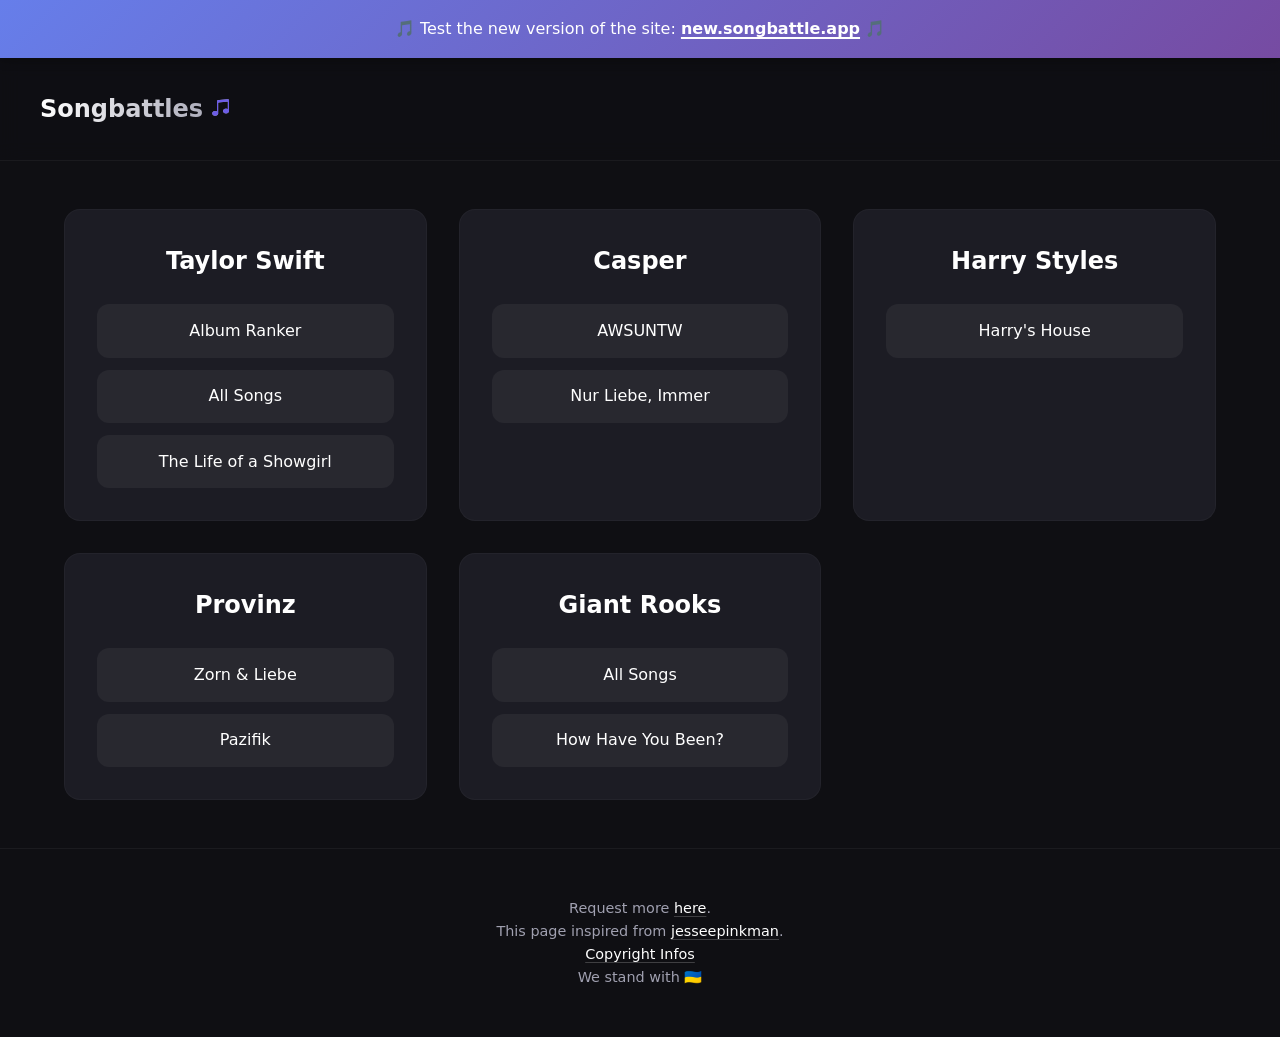
<file: index.html>
<!DOCTYPE html>
<html lang="de">
  <head>
    <meta charset="UTF-8" />
    <title>Songbattles</title>
    <meta name="description" content="Eine Sammlung von Songbattles verschiedener Künstler">
    
    <!-- Icons -->
    <link href="assets/css/bs-icons/font/bootstrap-icons.min.css" rel="stylesheet"/>
    
    <!-- Custom CSS -->
    <link href="assets/css/style.css" rel="stylesheet" />
    
    <link rel="icon" href="assets/favicon/favicon.ico" sizes="any">
    <link rel="apple-touch-icon" href="assets/favicon/apple-touch-icon.png">
    <meta name="viewport" content="width=device-width, initial-scale=1">
  </head>
  <body>
    <div class="notification-banner">
      🎵 Test the new version of the site: <a href="https://new.songbattle.app" target="_blank" rel="noopener noreferrer">new.songbattle.app</a> 🎵
    </div>
    <header>
      <nav class="navbar">
        <a href="#" class="navbar-brand">
          Songbattles <i class="bi bi-music-note-beamed"></i>
        </a>
        <div class="nav-links">
        </div>
      </nav>
    </header>

    <main>
      <div class="grid-container">
        <section class="artist-card">
          <h2>Taylor Swift</h2>
          <div class="card-actions">
            <a href="taylor/tayloralbum.html" class="btn">Album Ranker</a>
            <a href="taylor/taylorsong.html" class="btn">All Songs</a>
            <a href="taylor/tloas.html" class="btn">The Life of a Showgirl</a>
          </div>
        </section>

        <section class="artist-card">
          <h2>Casper</h2>
          <div class="card-actions">
            <a href="casper/AWSUNTW.html" class="btn">AWSUNTW</a>
            <a href="casper/NLI.html" class="btn">Nur Liebe, Immer</a>
          </div>
        </section>

        <section class="artist-card">
          <h2>Harry Styles</h2>
          <div class="card-actions">
            <a href="harry/House.html" class="btn">Harry's House</a>
          </div>
        </section>

        <section class="artist-card">
          <h2>Provinz</h2>
          <div class="card-actions">
            <a href="provinz/zorn.html" class="btn">Zorn & Liebe</a>
            <a href="provinz/pazifik.html" class="btn">Pazifik</a>
          </div>
        </section>

        <section class="artist-card">
          <h2>Giant Rooks</h2>
          <div class="card-actions">
            <a href="giant_rooks/Giant_Rooks.html" class="btn">All Songs</a>
            <a href="giant_rooks/HHYB.html" class="btn">How Have You Been?</a>
          </div>
        </section>
      </div>
    </main>

    <footer>
      <p>
        Request more
        <a href="https://github.com/T0biii/Songbattle/issues">here</a>.<br />
        This page inspired from
        <a href="https://jesseepinkman.tumblr.com/">jesseepinkman</a>.<br />
        <a href="info.html">Copyright Infos</a><br />
        We stand with <span class="flag-icon">🇺🇦</span>
      </p>
    </footer>
  </body>
</html>
</file>
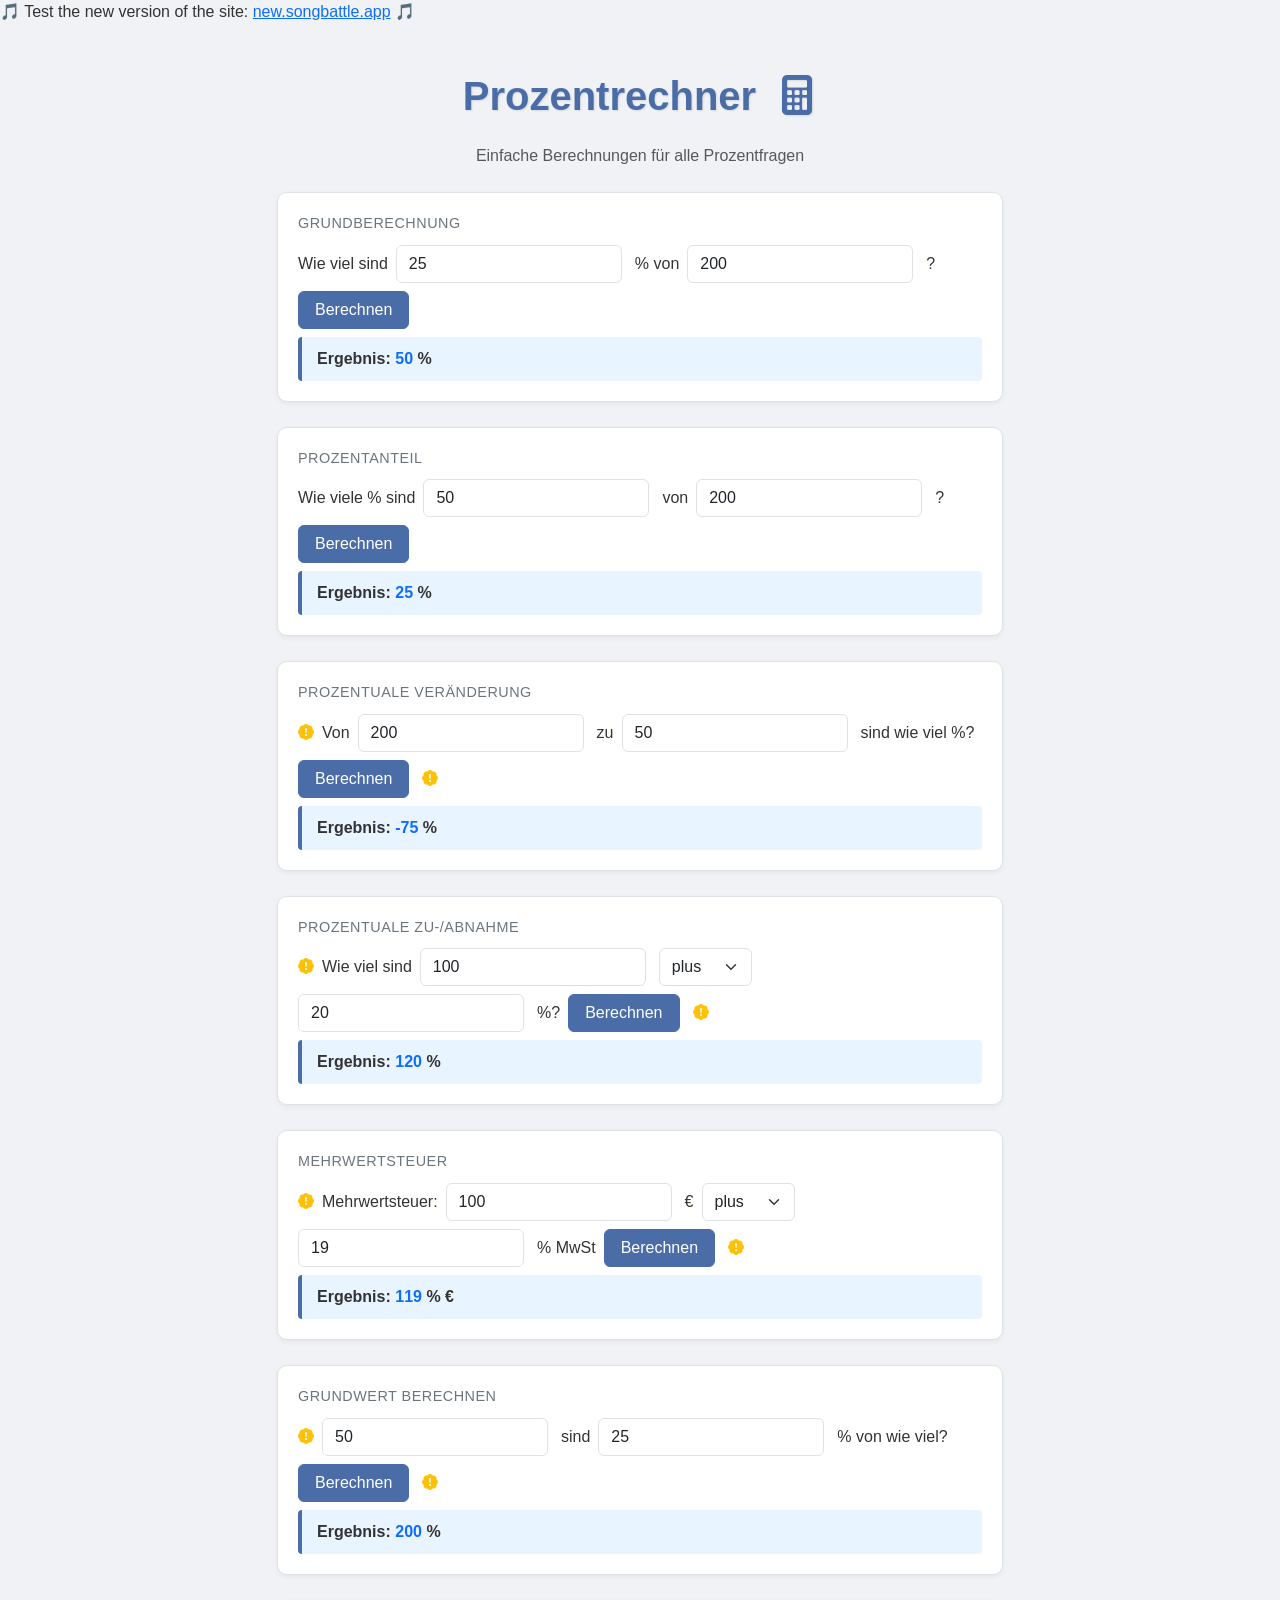
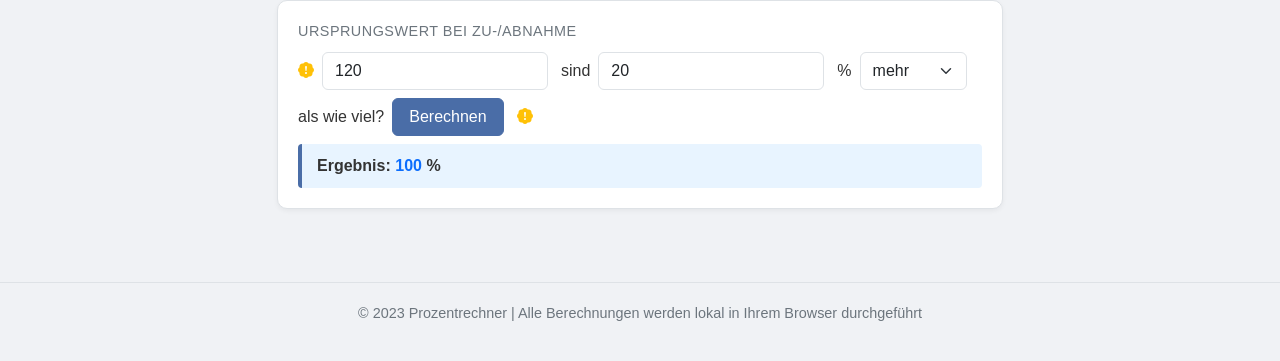
<file: prozent/index.html>
<!DOCTYPE html>
<html lang="de">
<head>
    <meta charset="UTF-8">
    <meta name="viewport" content="width=device-width, initial-scale=1.0">
    <title>Prozentrechner</title>
    <!-- Bootstrap CSS -->
    <link rel="stylesheet" href="../assets/css/bs/bootstrap.min.css" />
    <link rel="stylesheet" href="../assets/css/bs-icons/font/bootstrap-icons.min.css" />
    <!-- Favicon -->
    <link rel="icon" href="../assets/favicon/favicon.ico" sizes="any" />
    <link rel="apple-touch-icon" href="../assets/favicon/apple-touch-icon.png" />
    <link rel="manifest" href="../assets/favicon/site.webmanifest" />
    <style>
        :root {
            --primary-color: #4a6da7;
            --secondary-color: #f8f9fa;
            --accent-color: #ffc107;
            --text-color: #333;
            --border-color: #dee2e6;
        }
        
        body {
            background-color: #f0f2f5;
            color: var(--text-color);
            font-family: 'Segoe UI', Tahoma, Geneva, Verdana, sans-serif;
        }
        
        .container {
            max-width: 900px;
        }
        
        h1 {
            color: var(--primary-color);
            margin-bottom: 1.5rem;
            font-weight: 600;
            text-shadow: 1px 1px 2px rgba(0,0,0,0.1);
        }
        
        /* Rahmen um jede Frage-Antwort-Gruppe */
        .form-group {
            border: 1px solid var(--border-color);
            border-radius: 10px;
            padding: 20px;
            margin-bottom: 25px;
            background-color: white;
            box-shadow: 0 2px 5px rgba(0,0,0,0.05);
            transition: transform 0.2s, box-shadow 0.2s;
        }
        
        .form-group:hover {
            transform: translateY(-3px);
            box-shadow: 0 5px 15px rgba(0,0,0,0.1);
        }

        /* Verhindert Umbrüche innerhalb der Labels */
        .form-label {
            display: flex;
            align-items: center;
            flex-wrap: wrap;
            gap: 8px;
            font-weight: 500;
        }
        
        /* Eingabefelder und Buttons in einer Reihe */
        .form-label input,
        .form-label select,
        .form-label button {
            margin-right: 5px;
        }

        /* Stellt sicher, dass die Eingabefelder und Buttons nicht zu groß werden */
        .form-control,
        .form-select {
            width: auto;
            display: inline-block;
            border-radius: 6px;
            border: 1px solid var(--border-color);
        }
        
        .form-control:focus,
        .form-select:focus {
            border-color: var(--primary-color);
            box-shadow: 0 0 0 0.2rem rgba(74, 109, 167, 0.25);
        }

        /* Verhindert, dass die Formeln umgebrochen werden */
        .form-label span {
            white-space: nowrap;
        }
        
        .btn-primary {
            background-color: var(--primary-color);
            border-color: var(--primary-color);
            border-radius: 6px;
            padding: 0.375rem 1rem;
            font-weight: 500;
            transition: all 0.2s;
        }
        
        .btn-primary:hover {
            background-color: #3a5a8f;
            border-color: #3a5a8f;
            transform: translateY(-2px);
        }
        
        .result-box {
            background-color: var(--secondary-color);
            border-left: 4px solid var(--primary-color);
            padding: 10px 15px;
            border-radius: 4px;
            margin-top: 15px;
            font-weight: 600;
            transition: all 0.3s;
        }
        
        .result-box.has-result {
            background-color: #e8f4ff;
        }
        
        .section-title {
            font-size: 0.9rem;
            text-transform: uppercase;
            color: #6c757d;
            margin-bottom: 10px;
            letter-spacing: 0.5px;
        }
        
        .bi-patch-exclamation-fill {
            color: var(--accent-color);
        }
        
        .bi-calculator-fill {
            color: var(--primary-color);
            margin-left: 10px;
        }
        
        footer {
            margin-top: 30px;
            padding: 20px 0;
            text-align: center;
            font-size: 0.9rem;
            color: #6c757d;
            border-top: 1px solid var(--border-color);
        }
    </style>
</head>
<body>
    <div class="notification-banner">
      🎵 Test the new version of the site: <a href="https://new.songbattle.app" target="_blank" rel="noopener noreferrer">new.songbattle.app</a> 🎵
    </div>
    <div class="container mt-5 mb-5">
        <h1 class="text-center">Prozentrechner <i class="bi bi-calculator-fill"></i></h1>
        <p class="text-center text-muted mb-4">Einfache Berechnungen für alle Prozentfragen</p>
        
        <div class="row justify-content-center">
            <div class="col-md-10">
                <form id="prozent-form">
                    <!-- 1. Wie viel sind x% von x? -->
                    <div class="form-group">
                        <div class="section-title">Grundberechnung</div>
                        <label for="feld1-1" class="form-label">Wie viel sind 
                            <input type="number" class="form-control d-inline w-auto" id="feld1-1" value="25"> % von 
                            <input type="number" class="form-control d-inline w-auto" id="feld1-2" value="200">?
                            <button type="button" class="btn btn-primary" onclick="berechne1()">Berechnen</button>
                        </label>
                        <div id="ergebnis1" class="result-box mt-2"></div>
                    </div>
                    
                    <!-- 2. Wie viele % sind x von x? -->
                    <div class="form-group">
                        <div class="section-title">Prozentanteil</div>
                        <label for="feld2-1" class="form-label">Wie viele % sind 
                            <input type="number" class="form-control d-inline w-auto" id="feld2-1" value="50"> von 
                            <input type="number" class="form-control d-inline w-auto" id="feld2-2" value="200">?
                            <button type="button" class="btn btn-primary" onclick="berechne2()">Berechnen</button>
                        </label>
                        <div id="ergebnis2" class="result-box mt-2"></div>
                    </div>
                    
                    <!-- 3. Von x zu x sind wie viel %? -->
                    <div class="form-group">
                        <div class="section-title">Prozentuale Veränderung</div>
                        <label for="feld3-1" class="form-label">
                            <i class="bi bi-patch-exclamation-fill"></i>
                            Von
                            <input type="number" class="form-control d-inline w-auto" id="feld3-1" value="200"> zu 
                            <input type="number" class="form-control d-inline w-auto" id="feld3-2" value="50"> sind wie viel %?
                            <button type="button" class="btn btn-primary" onclick="berechne3()">Berechnen</button>
                            <i class="bi bi-patch-exclamation-fill"></i>
                        </label>
                        <div id="ergebnis3" class="result-box mt-2"></div>
                    </div>
                    
                    <!-- 4. Wie viel sind x minus/plus x%? -->
                    <div class="form-group">
                        <div class="section-title">Prozentuale Zu-/Abnahme</div>
                        <label for="feld4-1" class="form-label">
                            <i class="bi bi-patch-exclamation-fill"></i>
                            Wie viel sind 
                            <input type="number" class="form-control d-inline w-auto" id="feld4-1" placeholder="x"> 
                            <select class="form-select d-inline w-auto" id="feld4-2">
                                <option value="plus">plus</option>
                                <option value="minus">minus</option>
                            </select>
                            <input type="number" class="form-control d-inline w-auto" id="feld4-3" placeholder="x"> %?
                            <button type="button" class="btn btn-primary" onclick="berechne4()">Berechnen</button>
                            <i class="bi bi-patch-exclamation-fill"></i>
                        </label>
                        <div id="ergebnis4" class="result-box mt-2"></div>
                    </div>
                    
                    <!-- 5. Mehrwertsteuer: x € minus/plus x% Mwst -->
                    <div class="form-group">
                        <div class="section-title">Mehrwertsteuer</div>
                        <label for="feld5-1" class="form-label">
                            <i class="bi bi-patch-exclamation-fill"></i>
                            Mehrwertsteuer: 
                            <input type="number" class="form-control d-inline w-auto" id="feld5-1" placeholder="x"> € 
                            <select class="form-select d-inline w-auto" id="feld5-2">
                                <option value="plus">plus</option>
                                <option value="minus">minus</option>
                            </select>
                            <input type="number" class="form-control d-inline w-auto" id="feld5-3" placeholder="x"> % MwSt
                            <button type="button" class="btn btn-primary" onclick="berechne5()">Berechnen</button>
                            <i class="bi bi-patch-exclamation-fill"></i>
                        </label>
                        <div id="ergebnis5" class="result-box mt-2"></div>
                    </div>
                    
                    <!-- 6. x sind x% von wie viel? -->
                    <div class="form-group">
                        <div class="section-title">Grundwert berechnen</div>
                        <label for="feld6-1" class="form-label">
                            <i class="bi bi-patch-exclamation-fill"></i>
                            <input type="number" class="form-control d-inline w-auto" id="feld6-1" placeholder="x"> sind 
                            <input type="number" class="form-control d-inline w-auto" id="feld6-2" placeholder="x"> % von wie viel?
                            <button type="button" class="btn btn-primary" onclick="berechne6()">Berechnen</button>
                            <i class="bi bi-patch-exclamation-fill"></i>
                        </label>
                        <div id="ergebnis6" class="result-box mt-2"></div>
                    </div>
                    
                    <!-- 7. x sind x% mehr/weniger als wie viel? -->
                    <div class="form-group">
                        <div class="section-title">Ursprungswert bei Zu-/Abnahme</div>
                        <label for="feld7-1" class="form-label">
                            <i class="bi bi-patch-exclamation-fill"></i>
                            <input type="number" class="form-control d-inline w-auto" id="feld7-1" placeholder="x"> sind 
                            <input type="number" class="form-control d-inline w-auto" id="feld7-2" placeholder="x"> % 
                            <select class="form-select d-inline w-auto" id="feld7-3">
                                <option value="mehr">mehr</option>
                                <option value="weniger">weniger</option>
                            </select> als wie viel?
                            <button type="button" class="btn btn-primary" onclick="berechne7()">Berechnen</button>
                            <i class="bi bi-patch-exclamation-fill"></i>
                        </label>
                        <div id="ergebnis7" class="result-box mt-2"></div>
                    </div>
                </form>
            </div>
        </div>
    </div>
    
    <footer>
        <div class="container">
            <p>© 2023 Prozentrechner | Alle Berechnungen werden lokal in Ihrem Browser durchgeführt</p>
        </div>
    </footer>

    <!-- Bootstrap JS -->
    <script type="text/javascript" src="../assets/js/bootstrap.min.js"></script>
        
    <script>
        // 1. Wie viel sind x% von x?
        function berechne1() {
            const x1 = parseFloat(document.getElementById('feld1-1').value);
            const x2 = parseFloat(document.getElementById('feld1-2').value);
            if (!isNaN(x1) && !isNaN(x2)) {
                const ergebnis = (x1 / 100) * x2;
                document.getElementById('ergebnis1').innerHTML = `Ergebnis: ${formatErgebnis(ergebnis)}`;
                document.getElementById('ergebnis1').classList.add('has-result');
            } else {
                document.getElementById('ergebnis1').innerHTML = 'Bitte gültige Zahlen eingeben.';
                document.getElementById('ergebnis1').classList.remove('has-result');
            }
        }

        // 2. Wie viele % sind x von x?
        function berechne2() {
            const x1 = parseFloat(document.getElementById('feld2-1').value);
            const x2 = parseFloat(document.getElementById('feld2-2').value);
            if (!isNaN(x1) && !isNaN(x2) && x2 !== 0) {
                const ergebnis = (x1 / x2) * 100;
                document.getElementById('ergebnis2').innerHTML = `Ergebnis: ${formatErgebnis(ergebnis)}`;
                document.getElementById('ergebnis2').classList.add('has-result');
            } else {
                document.getElementById('ergebnis2').innerHTML = 'Bitte gültige Zahlen eingeben.';
                document.getElementById('ergebnis2').classList.remove('has-result');
            }
        }

        // 3. Von x zu x sind wie viel %?
        function berechne3() {
            const x1 = parseFloat(document.getElementById('feld3-1').value);
            const x2 = parseFloat(document.getElementById('feld3-2').value);
            if (!isNaN(x1) && !isNaN(x2) && x1 !== 0) {
                const ergebnis = ((x2 - x1) / x1) * 100;
                document.getElementById('ergebnis3').innerHTML = `Ergebnis: ${formatErgebnis(ergebnis)}`;
                document.getElementById('ergebnis3').classList.add('has-result');
            } else {
                document.getElementById('ergebnis3').innerHTML = 'Bitte gültige Zahlen eingeben.';
                document.getElementById('ergebnis3').classList.remove('has-result');
            }
        }

        // 4. Wie viel sind x minus/plus x%?
        function berechne4() {
            const x1 = parseFloat(document.getElementById('feld4-1').value);
            const operation = document.getElementById('feld4-2').value;
            const x2 = parseFloat(document.getElementById('feld4-3').value);
            if (!isNaN(x1) && !isNaN(x2)) {
                let ergebnis;
                if (operation === "plus") {
                    ergebnis = x1 + (x1 * (x2 / 100));
                } else {
                    ergebnis = x1 - (x1 * (x2 / 100));
                }
                document.getElementById('ergebnis4').innerHTML = `Ergebnis: ${formatErgebnis(ergebnis)}`;
                document.getElementById('ergebnis4').classList.add('has-result');
            } else {
                document.getElementById('ergebnis4').innerHTML = 'Bitte gültige Zahlen eingeben.';
                document.getElementById('ergebnis4').classList.remove('has-result');
            }
        }

        // 5. Mehrwertsteuer: x € minus/plus x% Mwst
        function berechne5() {
            const x1 = parseFloat(document.getElementById('feld5-1').value);
            const operation = document.getElementById('feld5-2').value;
            const x2 = parseFloat(document.getElementById('feld5-3').value);
            if (!isNaN(x1) && !isNaN(x2)) {
                let ergebnis;
                if (operation === "plus") {
                    ergebnis = x1 + (x1 * (x2 / 100));
                } else {
                    ergebnis = x1 / (1 + (x2 / 100));
                }
                document.getElementById('ergebnis5').innerHTML = `Ergebnis: ${formatErgebnis(ergebnis)} €`;
                document.getElementById('ergebnis5').classList.add('has-result');
            } else {
                document.getElementById('ergebnis5').innerHTML = 'Bitte gültige Zahlen eingeben.';
                document.getElementById('ergebnis5').classList.remove('has-result');
            }
        }

        // 6. x sind x% von wie viel?
        function berechne6() {
            const x1 = parseFloat(document.getElementById('feld6-1').value);
            const x2 = parseFloat(document.getElementById('feld6-2').value);
            if (!isNaN(x1) && !isNaN(x2) && x2 !== 0) {
                const ergebnis = x1 / (x2 / 100);
                document.getElementById('ergebnis6').innerHTML = `Ergebnis: ${formatErgebnis(ergebnis)}`;
                document.getElementById('ergebnis6').classList.add('has-result');
            } else {
                document.getElementById('ergebnis6').innerHTML = 'Bitte gültige Zahlen eingeben.';
                document.getElementById('ergebnis6').classList.remove('has-result');
            }
        }

        // 7. x sind x% mehr/weniger als wie viel?
        function berechne7() {
            const x1 = parseFloat(document.getElementById('feld7-1').value);
            const x2 = parseFloat(document.getElementById('feld7-2').value);
            const operation = document.getElementById('feld7-3').value;
            if (!isNaN(x1) && !isNaN(x2)) {
                let ergebnis;
                if (operation === "mehr") {
                    ergebnis = x1 / (1 + (x2 / 100));
                } else {
                    ergebnis = x1 / (1 - (x2 / 100));
                }
                document.getElementById('ergebnis7').innerHTML = `Ergebnis: ${formatErgebnis(ergebnis)}`;
                document.getElementById('ergebnis7').classList.add('has-result');
            } else {
                document.getElementById('ergebnis7').innerHTML = 'Bitte gültige Zahlen eingeben.';
                document.getElementById('ergebnis7').classList.remove('has-result');
            }
        }

        function formatErgebnis(ergebnis) {
            // Ergebnis auf 5 Nachkommastellen formatieren
            const exakt = parseFloat(ergebnis.toFixed(5)); // Entfernen von unnötigen Nullen
            // Ergebnis auf 2 Nachkommastellen formatieren
            const gerundet = parseFloat(ergebnis.toFixed(2)); // Entfernen von unnötigen Nullen

            // Überprüfen, ob das gerundete Ergebnis vom exakten Ergebnis abweicht
            if (gerundet !== exakt) {
                // Zeige das exakte Ergebnis und das gerundete Ergebnis an, falls sie unterschiedlich sind
                return `<span class="text-primary">${exakt}</span> % <small class="text-muted">(gerundet: ${gerundet} %)</small>`;
            } else {
                // Zeige nur das exakte Ergebnis an
                return `<span class="text-primary">${exakt}</span> %`;
            }
        }

        // Automatisch alle Berechnungen beim Laden der Seite ausführen
        window.onload = function() {
            berechne1();
            berechne2();
            berechne3();
            
            // Beispielwerte für die anderen Felder setzen
            document.getElementById('feld4-1').value = "100";
            document.getElementById('feld4-3').value = "20";
            berechne4();
            
            document.getElementById('feld5-1').value = "100";
            document.getElementById('feld5-3').value = "19";
            berechne5();
            
            document.getElementById('feld6-1').value = "50";
            document.getElementById('feld6-2').value = "25";
            berechne6();
            
            document.getElementById('feld7-1').value = "120";
            document.getElementById('feld7-2').value = "20";
            berechne7();
        }
    </script>
</body>
</html>
</file>
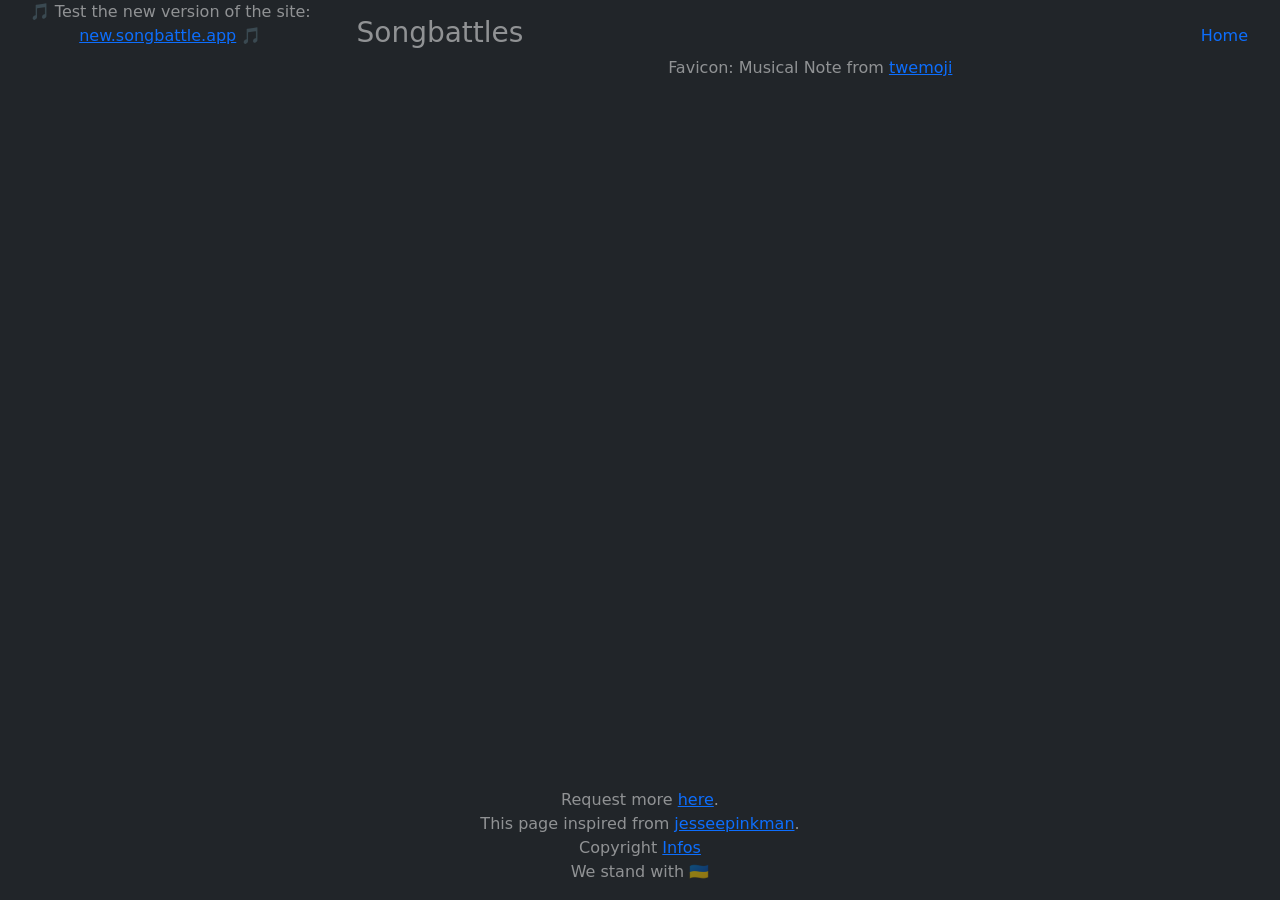
<file: info.html>
<!DOCTYPE html>
<html lang="de">
  <head>
    <meta charset="UTF-8" />
    <title>Songbattles</title>
    <link href="assets/css/bs/bootstrap.min.css" rel="stylesheet" />
    <link href="assets/css/bs-icons/font/bootstrap-icons.min.css" rel="stylesheet"/>
    <link rel="icon" href="assets/favicon/favicon.ico" sizes="any"><!-- 32×32 -->
    <link rel="apple-touch-icon" href="assets/favicon/apple-touch-icon.png"><!-- 180×180 -->
    <link rel="manifest" href="assets/favicon/manifest.webmanifest">
  </head>
  <body class="d-flex h-100 text-center text-white-50 bg-dark">
    <div class="notification-banner">
      🎵 Test the new version of the site: <a href="https://new.songbattle.app" target="_blank" rel="noopener noreferrer">new.songbattle.app</a> 🎵
    </div>
    <div class="cover-container d-flex w-100 h-100 p-3 mx-auto flex-column">
      <header class="mb-auto">
        <div>
          <h3 class="float-md-start mb-0">Songbattles</h3>
          <nav class="nav nav-masthead justify-content-center float-md-end">
            <a class="nav-link active" aria-current="page" href="index.html">Home</a>
          </nav>
        </div>
      </header>

    <p>Favicon: Musical Note from <a href="https://twemoji.twitter.com/">twemoji</a> </p>

      <footer class="mt-auto fixed-bottom">
        <p>
            Request more
            <a href="https://github.com/T0biii/Songbattle/issues">here</a>.<br />
            This page inspired from
            <a href="https://jesseepinkman.tumblr.com/">jesseepinkman</a>.<br />
            Copyright <a href="info.html">Infos</a>  <br />
            We stand with 🇺🇦
          </p>
        </footer>
    </div>
  </body>
</html>
</file>
<file: assets/css/style.css>
:root {
  --bg-color: #0f0f13;
  --card-bg: #1c1c24;
  --text-main: #ffffff;
  --text-muted: #a0a0b0;
  --accent-color: #6c5ce7; /* Modern purple */
  --accent-hover: #5649c0;
  --font-family: 'Inter', system-ui, -apple-system, 'Segoe UI', Roboto, 'Helvetica Neue', Arial, sans-serif;
  --border-radius: 16px;
  --transition: all 0.3s cubic-bezier(0.25, 0.8, 0.25, 1);
}

* {
  box-sizing: border-box;
  margin: 0;
  padding: 0;
}

body {
  font-family: var(--font-family);
  background-color: var(--bg-color);
  color: var(--text-main);
  line-height: 1.6;
  min-height: 100vh;
  display: flex;
  flex-direction: column;
}

a {
  text-decoration: none;
  color: inherit;
}

/* Header & Nav */
header {
  padding: 2rem 1.5rem;
  background: rgba(15, 15, 19, 0.95);
  backdrop-filter: blur(10px);
  position: sticky;
  top: 0;
  z-index: 100;
  border-bottom: 1px solid rgba(255, 255, 255, 0.05);
}

.navbar {
  max-width: 1200px;
  margin: 0 auto;
  display: flex;
  justify-content: space-between;
  align-items: center;
}

.navbar-brand {
  font-size: 1.5rem;
  font-weight: 700;
  background: linear-gradient(90deg, #fff, #a0a0b0);
  -webkit-background-clip: text;
  -webkit-text-fill-color: transparent;
  display: flex;
  align-items: center;
  gap: 0.5rem;
}

.navbar-brand i {
  -webkit-text-fill-color: var(--accent-color);
  font-size: 1.2rem;
}

.nav-links {
  display: flex;
  gap: 1.5rem;
}

.nav-link {
  color: var(--text-muted);
  font-weight: 500;
  transition: var(--transition);
}

.nav-link:hover {
  color: var(--text-main);
}

/* Main Content */
main {
  flex: 1;
  padding: 3rem 1.5rem;
  max-width: 1200px;
  width: 100%;
  margin: 0 auto;
}

.grid-container {
  display: grid;
  grid-template-columns: repeat(auto-fill, minmax(300px, 1fr));
  gap: 2rem;
}

/* Artist Cards */
.artist-card {
  background-color: var(--card-bg);
  border-radius: var(--border-radius);
  padding: 2rem;
  border: 1px solid rgba(255, 255, 255, 0.03);
  transition: var(--transition);
  display: flex;
  flex-direction: column;
  position: relative;
  overflow: hidden;
  text-align: center;
}

.artist-card:hover {
  transform: translateY(-5px);
  box-shadow: 0 10px 30px -10px rgba(0, 0, 0, 0.5);
  border-color: rgba(108, 92, 231, 0.3);
}

.artist-card h2 {
  font-size: 1.5rem;
  margin-bottom: 1.5rem;
  font-weight: 600;
  color: var(--text-main);
}

/* Button Group in Cards */
.card-actions {
  display: flex;
  flex-direction: column;
  gap: 0.75rem;
}

.btn {
  display: inline-block;
  padding: 0.8rem 1.2rem;
  background-color: rgba(255, 255, 255, 0.05);
  color: var(--text-main);
  border-radius: 12px;
  font-weight: 500;
  text-align: center;
  transition: var(--transition);
  border: 1px solid transparent;
}

.btn:hover {
  background-color: var(--accent-color);
  color: white;
  transform: scale(1.02);
}

/* Footer */
footer {
  text-align: center;
  padding: 3rem 1.5rem;
  color: var(--text-muted);
  font-size: 0.9rem;
  border-top: 1px solid rgba(255, 255, 255, 0.05);
  margin-top: auto;
}

footer a {
  color: var(--text-main);
  text-decoration: underline;
  text-decoration-color: rgba(255, 255, 255, 0.2);
  text-underline-offset: 3px;
}

footer a:hover {
  text-decoration-color: var(--accent-color);
  color: var(--accent-color);
}

/* Notification Banner */
.notification-banner {
  background: linear-gradient(135deg, #667eea 0%, #764ba2 100%);
  color: white;
  text-align: center;
  padding: 1rem 1.5rem;
  position: relative;
  z-index: 1000;
  box-shadow: 0 2px 10px rgba(0, 0, 0, 0.3);
}

.notification-banner a {
  color: white;
  font-weight: 600;
  text-decoration: underline;
  text-decoration-thickness: 2px;
  text-underline-offset: 3px;
  transition: var(--transition);
}

.notification-banner a:hover {
  text-decoration-color: rgba(255, 255, 255, 0.6);
}

/* Utilities */
.flag-icon {
  font-style: normal;
}

@media (max-width: 600px) {
  .grid-container {
    grid-template-columns: 1fr;
  }
  
  .navbar-brand {
    font-size: 1.25rem;
  }
}
</file>
